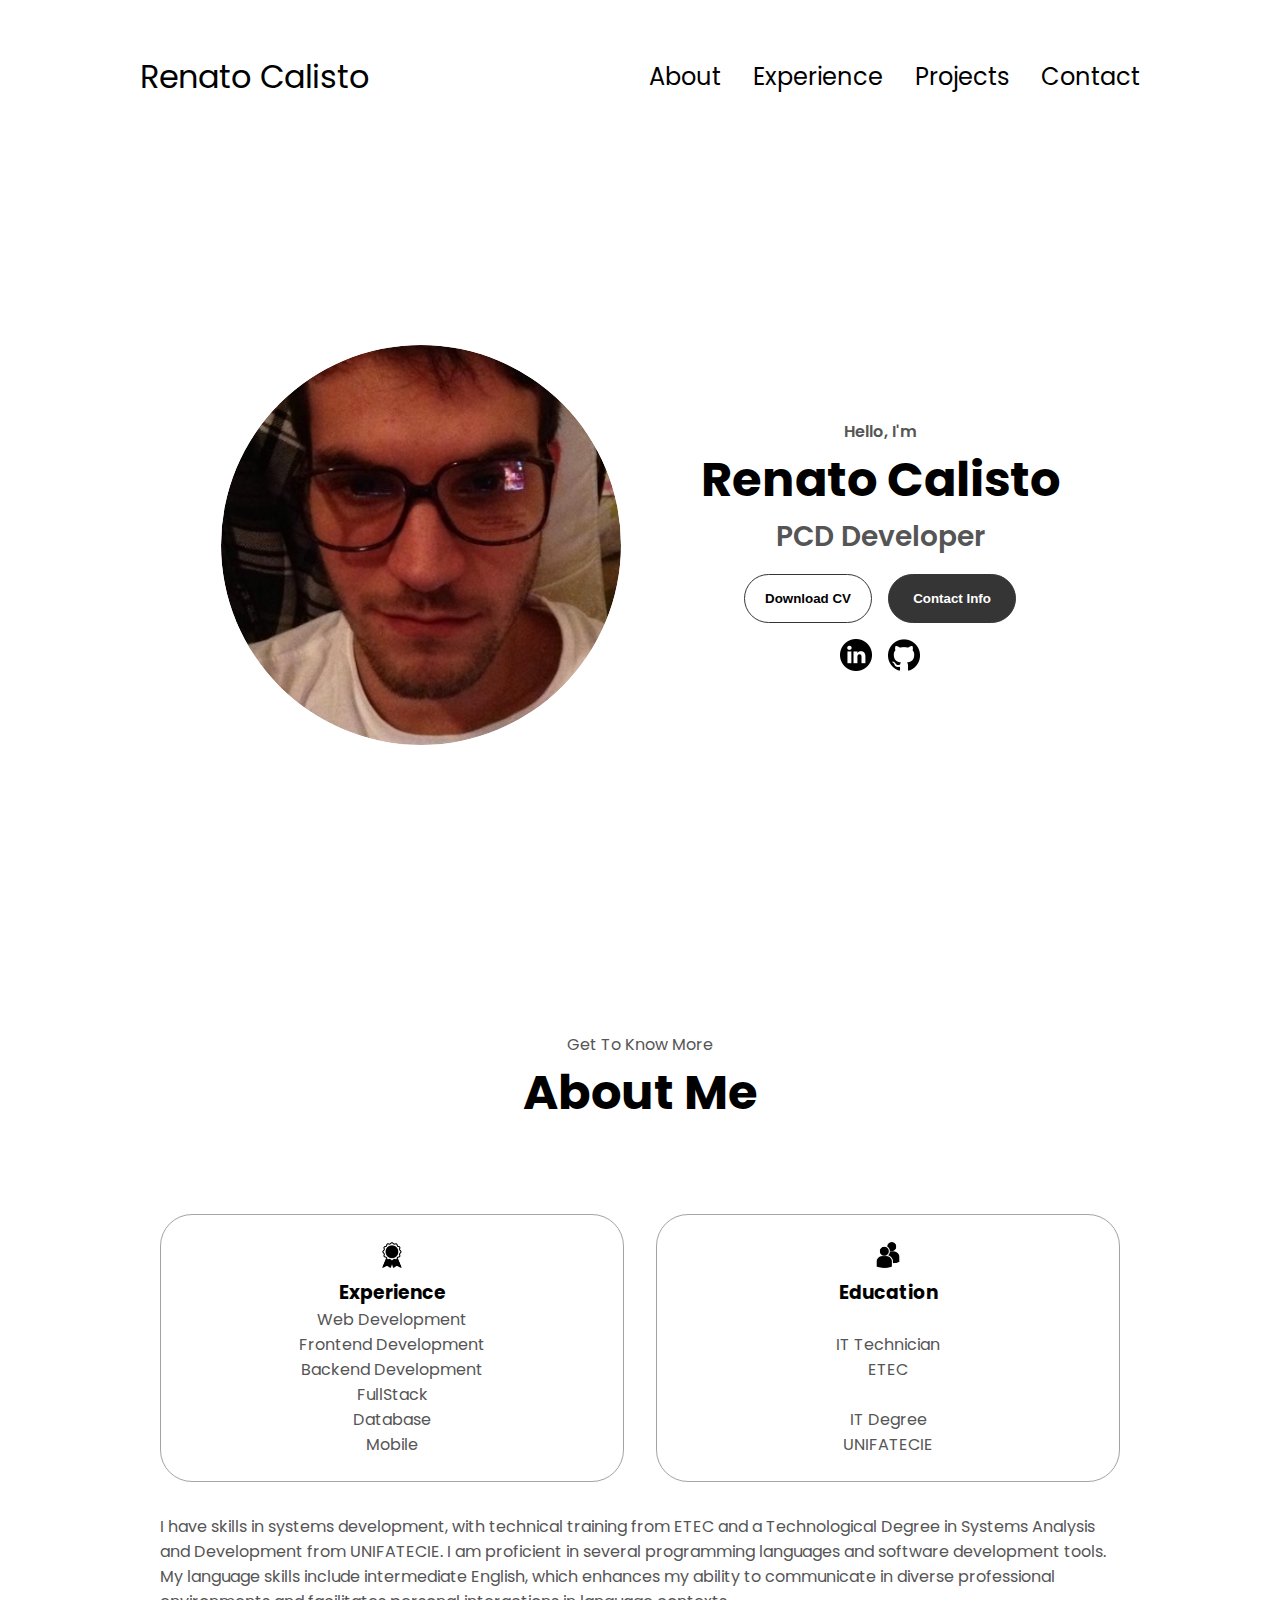
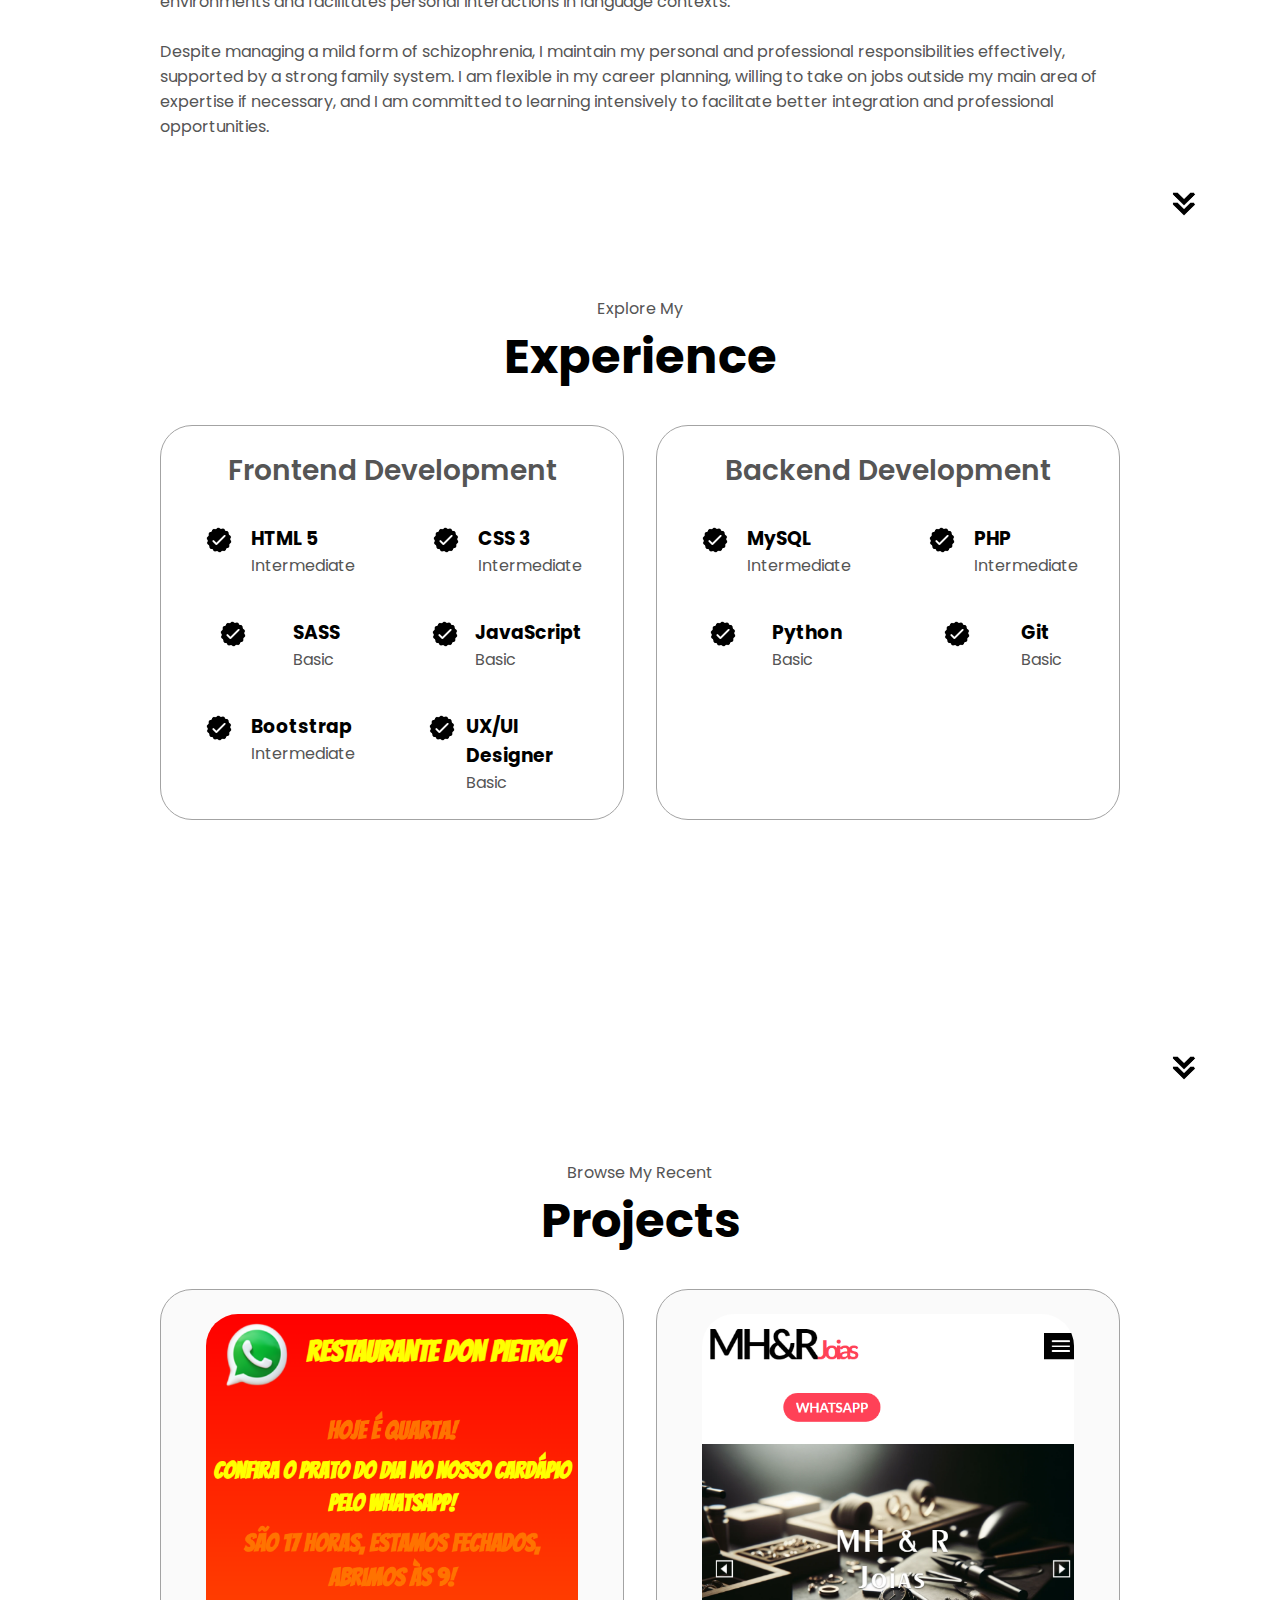
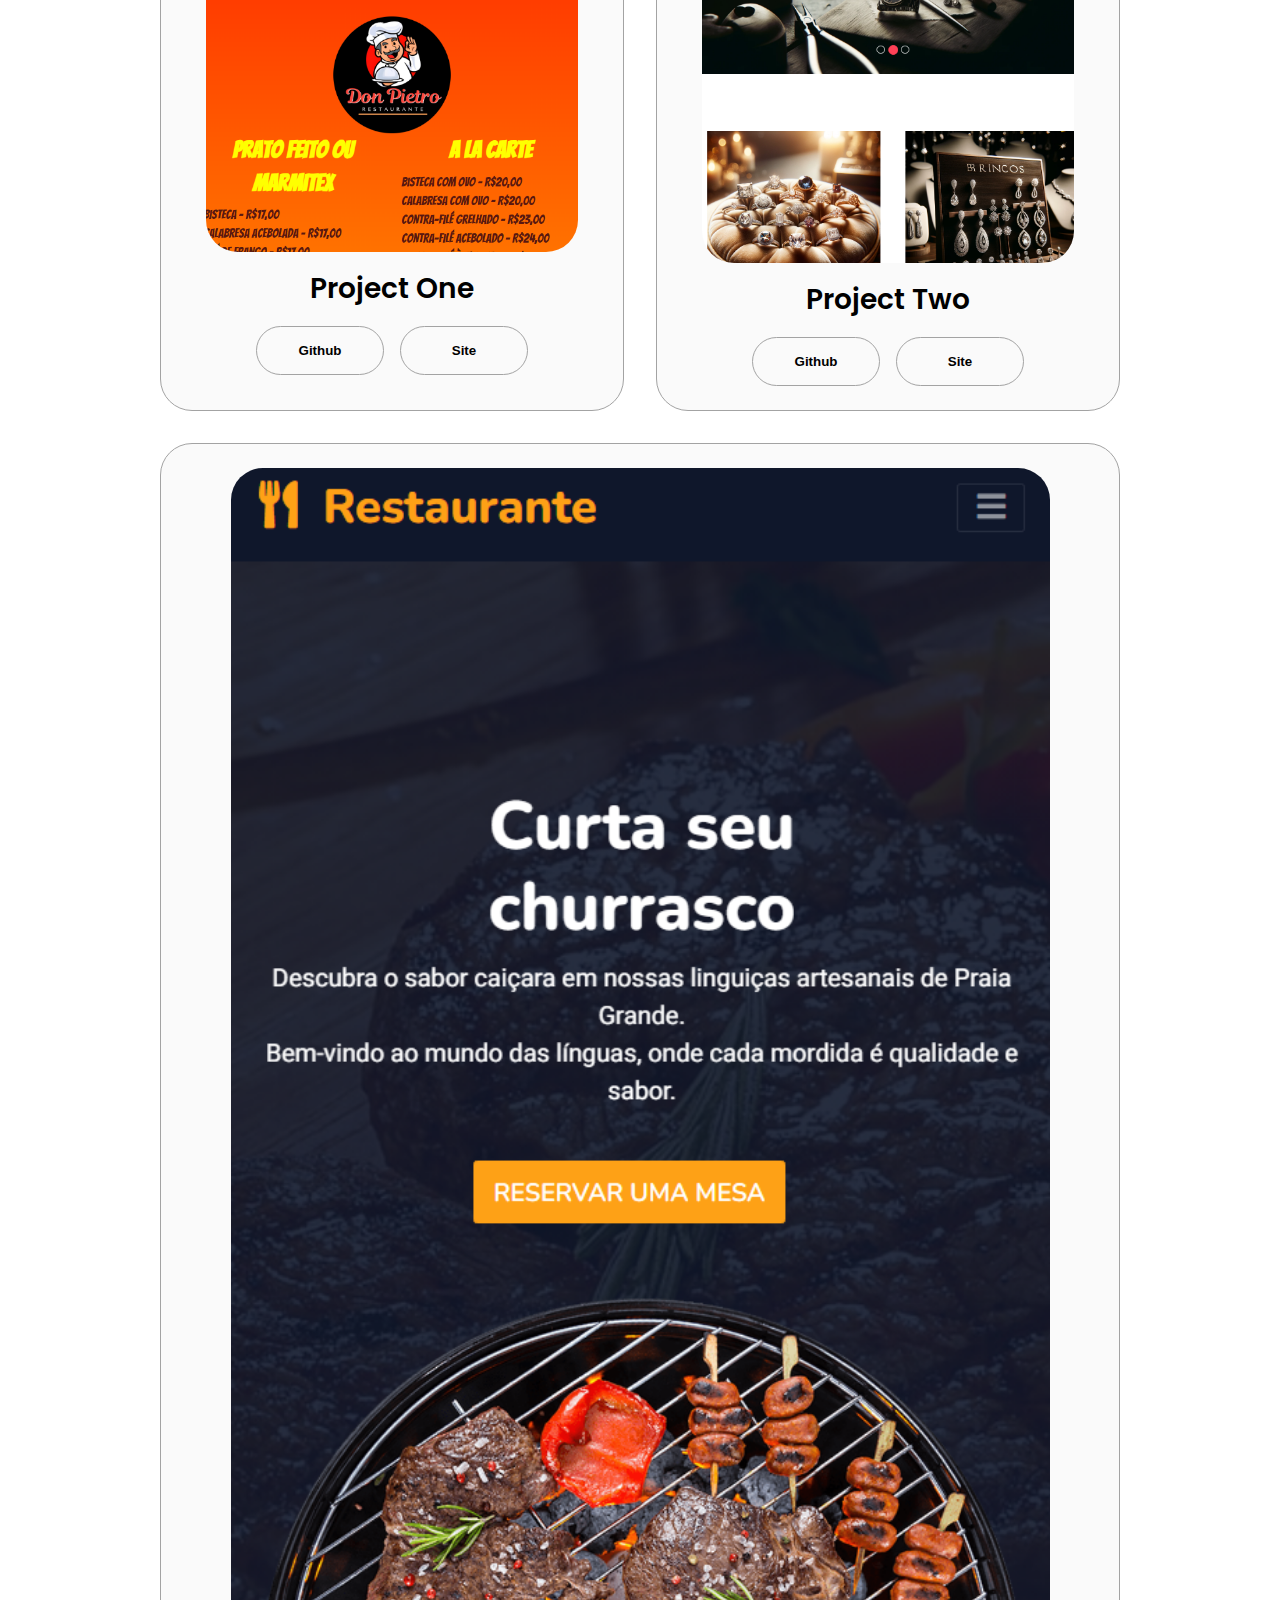
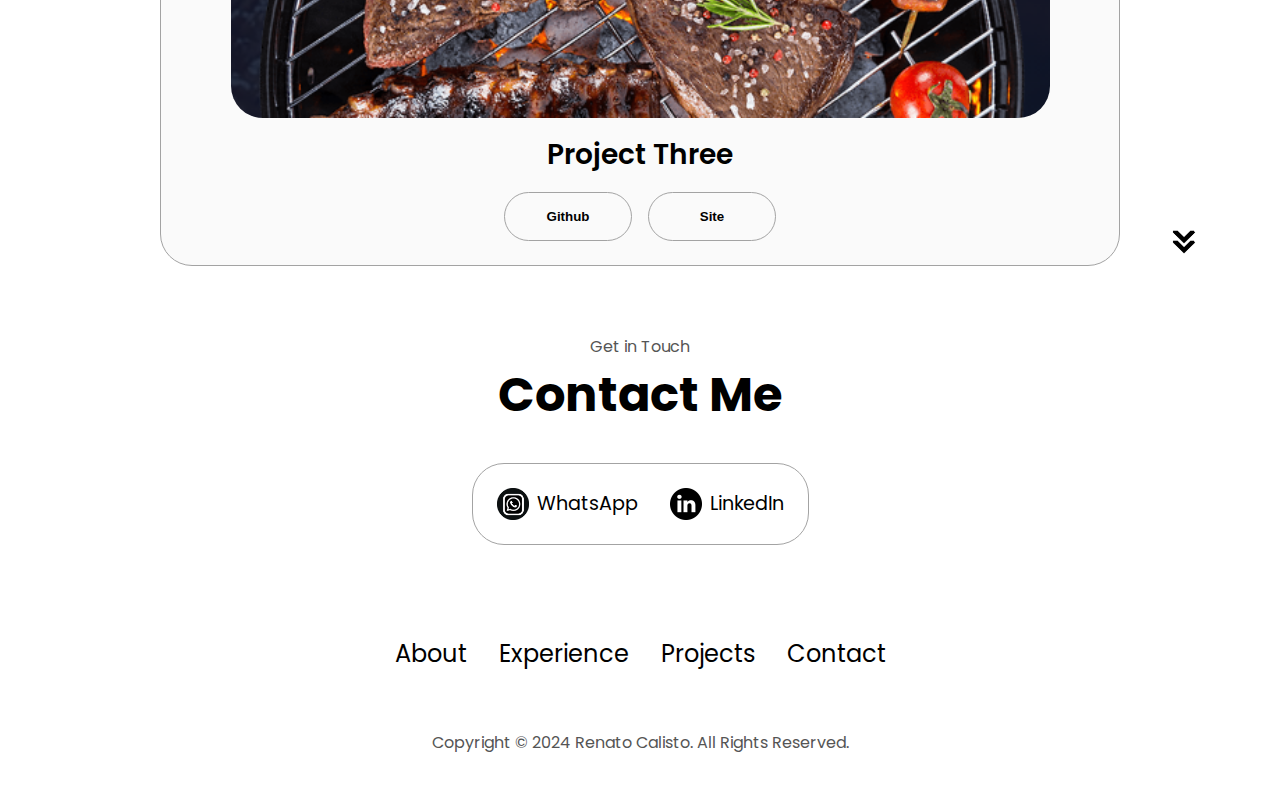
<file: Projeto 3/index.html>
<!DOCTYPE html>
<html lang="en">
  <head>
    <meta charset="UTF-8" />
    <meta http-equiv="X-UA-Compatible" content="IE=edge" />
    <meta name="viewport" content="width=device-width, initial-scale=1.0" />
    <title>My Portfolio</title>
    <link rel="stylesheet" href="style.css" />
    <link rel="stylesheet" href="mediaqueries.css" />
  </head>
  <body>
    <nav id="desktop-nav">
      <div class="logo">Renato Calisto</div>
      <div>
        <ul class="nav-links">
          <li><a href="#about">About</a></li>
          <li><a href="#experience">Experience</a></li>
          <li><a href="#projects">Projects</a></li>
          <li><a href="#contact">Contact</a></li>
        </ul>
      </div>
    </nav>
    <nav id="hamburger-nav">
      <div class="logo">Renato Calisto</div>
      <div class="hamburger-menu">
        <div class="hamburger-icon" onclick="toggleMenu()">
          <span></span>
          <span></span>
          <span></span>
        </div>
        <div class="menu-links">
          <ul>
            <li><a href="#about" onclick="toggleMenu()">About</a></li>
            <li><a href="#experience" onclick="toggleMenu()">Experience</a></li>
            <li><a href="#projects" onclick="toggleMenu()">Projects</a></li>
            <li><a href="#contact" onclick="toggleMenu()">Contact</a></li>
          </ul>
        </div>
      </div>
    </nav>
    <section id="profile">
      <div class="section__pic-container">
        <img src="./assets/profile-pic.jpeg" alt="Renato Calisto profile picture" />
      </div>
      <div class="section__text">
        <p class="section__text__p1">Hello, I'm</p>
        <h1 class="title">Renato Calisto</h1>
        <p class="section__text__p2">PCD Developer</p>
        <div class="btn-container">
          <button
            class="btn btn-color-2"
            onclick="window.open('./assets/resume-example.pdf')"
          >
            Download CV
          </button>
          <button class="btn btn-color-1" onclick="location.href='https://wa.me/5513991873987?text=Ol%C3%A1%2C+vi+seu+portif%C3%B3lio%2C+podemos+conversar%3F'">
            Contact Info
          </button>
        </div>
        <div id="socials-container">
          <img
            src="./assets/linkedin.png"
            alt="My LinkedIn profile"
            class="icon"
            onclick="location.href='https://www.linkedin.com/in/renato-calisto-26752063/'"
          />
          <img
            src="./assets/github.png"
            alt="My Github profile"
            class="icon"
            onclick="location.href='https://github.com/RenatoCalisto'"
          />
        </div>
      </div>
    </section>
    <section id="about">
      <p class="section__text__p1">Get To Know More</p>
      <h1 class="title">About Me</h1>
      <div class="section-container">
        <div class="about-details-container">
          <div class="about-containers">
            <div class="details-container">
              <img
                src="./assets/experience.png"
                alt="Experience icon"
                class="icon"
              />
              <h3>Experience</h3>
              <p>Web Development <br>Frontend Development <br>Backend Development <br>FullStack <br> Database  <br> Mobile</p>
            </div>
            <div class="details-container">
              <img
                src="./assets/education.png"
                alt="Education icon"
                class="icon"
              />
              <h3>Education </h3>
              <br>
              <p>IT Technician <br> ETEC <br> <br> IT Degree <br> UNIFATECIE   </p>
            </div>
          </div>
          <div class="text-container">
            <p>
              I have skills in systems development, with technical training from ETEC and a Technological Degree in Systems Analysis and Development from UNIFATECIE. I am proficient in several programming languages and software development tools. My language skills include intermediate English, which enhances my ability to communicate in diverse professional environments and facilitates personal interactions in language contexts.
              <br> <br>
              Despite managing a mild form of schizophrenia, I maintain my personal and professional responsibilities effectively, supported by a strong family system. I am flexible in my career planning, willing to take on jobs outside my main area of expertise if necessary, and I am committed to learning intensively to facilitate better integration and professional opportunities.
            </p>
          </div>
        </div>
      </div>
      <img
        src="./assets/arrow.png"
        alt="Arrow icon"
        class="icon arrow"
        onclick="location.href='./#experience'"
      />
    </section>
    <section id="experience">
      <p class="section__text__p1">Explore My</p>
      <h1 class="title">Experience</h1>
      <div class="experience-details-container">
        <div class="about-containers">
          <div class="details-container">
            <h2 class="experience-sub-title">Frontend Development</h2>
            <div class="article-container">
              <article>
                <img
                  src="./assets/checkmark.png"
                  alt="Experience icon"
                  class="icon"
                />
                <div>
                  <h3>HTML 5</h3>
                  <p>Intermediate</p>
                </div>
              </article>
              <article>
                <img
                  src="./assets/checkmark.png"
                  alt="Experience icon"
                  class="icon"
                />
                <div>
                  <h3>CSS 3</h3>
                  <p>Intermediate</p>
                </div>
              </article>
              <article>
                <img
                  src="./assets/checkmark.png"
                  alt="Experience icon"
                  class="icon"
                />
                <div>
                  <h3>SASS</h3>
                  <p>Basic</p>
                </div>
              </article>
              <article>
                <img
                  src="./assets/checkmark.png"
                  alt="Experience icon"
                  class="icon"
                />
                <div>
                  <h3>JavaScript</h3>
                  <p>Basic</p>
                </div>
              </article>
              <article>
                <img
                  src="./assets/checkmark.png"
                  alt="Experience icon"
                  class="icon"
                />
                <div>
                  <h3>Bootstrap</h3>
                  <p>Intermediate</p>
                </div>
              </article>
              <article>
                <img
                  src="./assets/checkmark.png"
                  alt="Experience icon"
                  class="icon"
                />
                <div>
                  <h3>UX/UI Designer</h3>
                  <p>Basic</p>
                </div>
              </article>
            </div>
          </div>
          <div class="details-container">
            <h2 class="experience-sub-title">Backend Development</h2>
            <div class="article-container">
              <article>
                <img
                  src="./assets/checkmark.png"
                  alt="Experience icon"
                  class="icon"
                />
                <div>
                  <h3>MySQL</h3>
                  <p>Intermediate</p>
                </div>
              </article>
              <article>
                <img
                  src="./assets/checkmark.png"
                  alt="Experience icon"
                  class="icon"
                />
                <div>
                  <h3>PHP</h3>
                  <p>Intermediate</p>
                </div>
              </article>
              <article>
                <img
                  src="./assets/checkmark.png"
                  alt="Experience icon"
                  class="icon"
                />
                <div>
                  <h3>Python</h3>
                  <p>Basic</p>
                </div>
              </article>
              <article>
                <img
                  src="./assets/checkmark.png"
                  alt="Experience icon"
                  class="icon"
                />
                <div>
                  <h3>Git</h3>
                  <p>Basic</p>
                </div>
              </article>
            </div>
          </div>
        </div>
      </div>
      <img
        src="./assets/arrow.png"
        alt="Arrow icon"
        class="icon arrow"
        onclick="location.href='./#projects'"
      />
    </section>
    <section id="projects">
      <p class="section__text__p1">Browse My Recent</p>
      <h1 class="title">Projects</h1>
      <div class="experience-details-container">
        <div class="about-containers">
          <div class="details-container color-container">
            <div class="article-container">
              <img src="./assets/project-1.png" alt="Project 1" class="project-img" />
            </div>
            <h2 class="experience-sub-title project-title">Project One</h2>
            <div class="btn-container">
              <button class="btn btn-color-2 project-btn" onclick="location.href='https://github.com/RenatoCalisto/Restaurante-Dom-Pietro'">
                Github
              </button>
              <button class="btn btn-color-2 project-btn" onclick="location.href='https://restaurante-don-pietro.vercel.app/'">
                Site
              </button>
            </div>
          </div>
          <div class="details-container color-container">
            <div class="article-container">
              <img src="./assets/project-2.png" alt="Project 2" class="project-img" />
            </div>
            <h2 class="experience-sub-title project-title">Project Two</h2>
            <div class="btn-container">
              <button class="btn btn-color-2 project-btn" onclick="location.href='https://github.com/RenatoCalisto/MH-R'">
                Github
              </button>
              <button class="btn btn-color-2 project-btn" onclick="location.href='https://mh-r.vercel.app/'">
                Site
              </button>
            </div>
          </div>
          <div class="details-container color-container">
            <div class="article-container">
              <img src="./assets/project-3.png" alt="Project 3" class="project-img" />
            </div>
            <h2 class="experience-sub-title project-title">Project Three</h2>
            <div class="btn-container">
              <button class="btn btn-color-2 project-btn" onclick="location.href='https://github.com/RenatoCalisto/Adega'">
                Github
              </button>
              <button class="btn btn-color-2 project-btn" onclick="location.href='https://lelo-carnes.vercel.app/'">
                Site
              </button>
            </div>
          </div>
<!--          <div class="details-container color-container">
            <div class="article-container">
              <img src="./assets/project-4.png" alt="Project 4" class="project-img" />
            </div>
            <h2 class="experience-sub-title project-title">Project Four</h2>
            <div class="btn-container">
              <button class="btn btn-color-2 project-btn" onclick="location.href='https://github.com/RenatoCalisto/MagicSurf'">
                Github
              </button>
              <button class="btn btn-color-2 project-btn" onclick="location.href='https://magic-surf.vercel.app/'">
                Site
              </button>
            </div>
          </div>
          <div class="details-container color-container">
            <div class="article-container">
              <img src="./assets/project-5.png" alt="Project 5" class="project-img" />
            </div>
            <h2 class="experience-sub-title project-title">Project Five</h2>
            <div class="btn-container">
              <button class="btn btn-color-2 project-btn" onclick="location.href='https://github.com/RenatoCalisto/ConsultoriaMedica'">
                Github
              </button>
              <button class="btn btn-color-2 project-btn" onclick="location.href='https://consultoria-medica.vercel.app/'">
                Site
              </button>
            </div>
          </div> -->
        </div>
      </div>
      <img src="./assets/arrow.png" alt="Arrow icon" class="icon arrow" onclick="location.href='./#contact'" />
    </section>

    <section id="contact">
      <p class="section__text__p1">Get in Touch</p>
      <h1 class="title">Contact Me</h1>
      <div class="contact-info-upper-container">
        <div class="contact-info-container">
          <img
            src="./assets/whatsapp.png"
            alt="WhatsApp icon"
            class="icon contact-icon"
          />
          <p><a href="https://wa.me/5513991873987?text=Ol%C3%A1%2C+vi+seu+portif%C3%B3lio%2C+podemos+conversar%3F">WhatsApp</a></p>
        </div>
        <div class="contact-info-container">
          <img
            src="./assets/linkedin.png"
            alt="LinkedIn icon"
            class="icon contact-icon"
          />
          <p><a href="https://www.linkedin.com/in/renato-calisto-26752063/">LinkedIn</a></p>
        </div>
      </div>
    </section>

    <footer>
      <nav>
        <div class="nav-links-container">
          <ul class="nav-links">
            <li><a href="#about">About</a></li>
            <li><a href="#experience">Experience</a></li>
            <li><a href="#projects">Projects</a></li>
            <li><a href="#contact">Contact</a></li>
          </ul>
        </div>
      </nav>
      <p>Copyright &#169; 2024 Renato Calisto. All Rights Reserved.</p>
    </footer>
    <script src="script.js"></script>
  </body>
</html>
</file>
<file: Projeto 3/style.css>
/* GENERAL */

@import url("https://fonts.googleapis.com/css2?family=Poppins:wght@300;400;500;600&display=swap");

* {
  margin: 0;
  padding: 0;
}

body {
  font-family: "Poppins", sans-serif;
}

html {
  scroll-behavior: smooth;
}

p {
  color: rgb(85, 85, 85);
}

/* TRANSITION */

a,
.btn {
  transition: all 300ms ease;
}

/* DESKTOP NAV */

nav,
.nav-links {
  display: flex;
}

nav {
  justify-content: space-around;
  align-items: center;
  height: 17vh;
}

.nav-links {
  gap: 2rem;
  list-style: none;
  font-size: 1.5rem;
}

a {
  color: black;
  text-decoration: none;
  text-decoration-color: white;
}

a:hover {
  color: grey;
  text-decoration: underline;
  text-underline-offset: 1rem;
  text-decoration-color: rgb(181, 181, 181);
}

.logo {
  font-size: 2rem;
}

.logo:hover {
  cursor: default;
}

/* HAMBURGER MENU */

#hamburger-nav {
  display: none;
}

.hamburger-menu {
  position: relative;
  display: inline-block;
}

.hamburger-icon {
  display: flex;
  flex-direction: column;
  justify-content: space-between;
  height: 24px;
  width: 30px;
  cursor: pointer;
}

.hamburger-icon span {
  width: 100%;
  height: 2px;
  background-color: black;
  transition: all 0.3 ease-in-out;
}

.menu-links {
  position: absolute;
  top: 100%;
  right: 0;
  background-color: white;
  width: fit-content;
  max-height: 0;
  overflow: hidden;
  transition: all 0.3 ease-in-out;
}

.menu-links a {
  display: block;
  padding: 10px;
  text-align: center;
  font-size: 1.5rem;
  color: black;
  text-decoration: none;
  transition: all 0.3 ease-in-out;
}

.menu-links li {
  list-style: none;
}

.menu-links.open {
  max-height: 300px;
}

.hamburger-icon.open span:first-child {
  transform: rotate(45deg) translate(10px, 5px);
}

.hamburger-icon.open span:nth-child(2) {
  opacity: 0;
}

.hamburger-icon.open span:last-child {
  transform: rotate(-45deg) translate(10px, -5px);
}

.hamburger-icon span:first-child {
  transform: none;
}

.hamburger-icon span:first-child {
  opacity: 1;
}

.hamburger-icon span:first-child {
  transform: none;
}

/* SECTIONS */

section {
  padding-top: 4vh;
  height: 96vh;
  margin: 0 10rem;
  box-sizing: border-box;
  min-height: fit-content;
}

.section-container {
  display: flex;
}

/* PROFILE SECTION */

#profile {
  display: flex;
  justify-content: center;
  gap: 5rem;
  height: 80vh;
}

.section__pic-container {
  display: flex;
  height: 400px;
  width: 400px;
  margin: auto 0;
  border-radius: 50%;
  object-fit: cover; 
}

.section__pic-container img {
  border-radius: 50%;
}

.section__text {
  align-self: center;
  text-align: center;
}

.section__text p {
  font-weight: 600;
}

.section__text__p1 {
  text-align: center;
}

.section__text__p2 {
  font-size: 1.75rem;
  margin-bottom: 1rem;
}

.title {
  font-size: 3rem;
  text-align: center;
}

#socials-container {
  display: flex;
  justify-content: center;
  margin-top: 1rem;
  gap: 1rem;
}

/* ICONS */

.icon {
  cursor: pointer;
  height: 2rem;
}

/* BUTTONS */

.btn-container {
  display: flex;
  justify-content: center;
  gap: 1rem;
}

.btn {
  font-weight: 600;
  transition: all 300ms ease;
  padding: 1rem;
  width: 8rem;
  border-radius: 2rem;
}

.btn-color-1,
.btn-color-2 {
  border: rgb(53, 53, 53) 0.1rem solid;
}

.btn-color-1:hover,
.btn-color-2:hover {
  cursor: pointer;
}

.btn-color-1,
.btn-color-2:hover {
  background: rgb(53, 53, 53);
  color: white;
}

.btn-color-1:hover {
  background: rgb(0, 0, 0);
}

.btn-color-2 {
  background: none;
}

.btn-color-2:hover {
  border: rgb(255, 255, 255) 0.1rem solid;
}

.btn-container {
  gap: 1rem;
}

/* ABOUT SECTION */

#about {
  position: relative;
}

.about-containers {
  gap: 2rem;
  margin-bottom: 2rem;
  margin-top: 2rem;
}

.about-details-container {
  justify-content: center;
  flex-direction: column;
}

.about-containers,
.about-details-container {
  display: flex;
}

.about-pic {

  border-radius: 50%;
}

.arrow {
  position: absolute;
  right: -5rem;
  bottom: 2.5rem;
}

.details-container {
  padding: 1.5rem;
  flex: 1;
  background: white;
  border-radius: 2rem;
  border: rgb(53, 53, 53) 0.1rem solid;
  border-color: rgb(163, 163, 163);
  text-align: center;
}

.section-container {
  gap: 4rem;
  height: 80%;
}

.section__pic-container {
  height: 400px;
  width: 400px;
  margin: auto 0;
  border-radius: 50%;
  overflow: hidden; 
  object-fit: cover; 
}

/* EXPERIENCE SECTION */

#experience {
  position: relative;
}

.experience-sub-title {
  color: rgb(85, 85, 85);
  font-weight: 600;
  font-size: 1.75rem;
  margin-bottom: 2rem;
}

.experience-details-container {
  display: flex;
  justify-content: center;
  flex-direction: column;
}

.article-container {
  display: flex;
  text-align: initial;
  flex-wrap: wrap;
  flex-direction: row;
  gap: 2.5rem;
  justify-content: space-around;
}

article {
  display: flex;
  width: 10rem;
  justify-content: space-around;
  gap: 0.5rem;
}

article .icon {
  cursor: default;
}

/* PROJECTS SECTION */

#projects {
  position: relative;
}

.color-container {
  border-color: rgb(163, 163, 163);
  background: rgb(250, 250, 250);
}

.project-img {
  border-radius: 2rem;
  width: 90%;
  height: 90%;
}

.project-title {
  margin: 1rem;
  color: black;
}

.project-btn {
  color: black;
  border-color: rgb(163, 163, 163);
}

/* CONTACT */

#contact {
  display: flex;
  justify-content: center;
  flex-direction: column;
  height: 70vh;
}

.contact-info-upper-container {
  display: flex;
  justify-content: center;
  border-radius: 2rem;
  border: rgb(53, 53, 53) 0.1rem solid;
  border-color: rgb(163, 163, 163);
  background: (250, 250, 250);
  margin: 2rem auto;
  padding: 0.5rem;
}

.contact-info-container {
  display: flex;
  align-items: center;
  justify-content: center;
  gap: 0.5rem;
  margin: 1rem;
}

.contact-info-container p {
  font-size: larger;
}

.contact-icon {
  cursor: default;
}

.email-icon {
  height: 2.5rem;
}

/* FOOTER SECTION */

footer {
  height: 26vh;
  margin: 0 1rem;
}

footer p {
  text-align: center;
}
</file>
<file: Projeto 3/mediaqueries.css>
@media screen and (max-width: 1400px) {
  #profile {
    height: 83vh;
    margin-bottom: 6rem;
  }
  .about-containers {
    flex-wrap: wrap;
  }
  #contact,
  #projects {
    height: fit-content;
  }
}

@media screen and (max-width: 1200px) {
  #desktop-nav {
    display: none;
  }
  #hamburger-nav {
    display: flex;
  }
  #experience,
  .experience-details-container {
    margin-top: 2rem;
  }
  #profile,
  .section-container {
    display: block;
  }
  .arrow {
    display: none;
  }
  section,
  .section-container {
    height: fit-content;
  }
  section {
    margin: 0 5%;
  }
  .section__pic-container {
    width: 275px;
    height: 275px;
    margin: 0 auto 2rem;
  }
  .about-containers {
    margin-top: 0;
  }
}

@media screen and (max-width: 600px) {
  #contact,
  footer {
    height: 40vh;
  }
  #profile {
    height: 83vh;
    margin-bottom: 0;
  }
  article {
    font-size: 1rem;
  }
  footer nav {
    height: fit-content;
    margin-bottom: 2rem;
  }
  .about-containers,
  .contact-info-upper-container,
  .btn-container {
    flex-wrap: wrap;
  }
  .contact-info-container {
    margin: 0;
  }
  .contact-info-container p,
  .nav-links li a {
    font-size: 1rem;
  }
  .experience-sub-title {
    font-size: 1.25rem;
  }
  .logo {
    font-size: 1.5rem;
  }
  .nav-links {
    flex-direction: column;
    gap: 0.5rem;
    text-align: center;
  }
  .section__pic-container {
    width: auto;
    height: 46vw;
    justify-content: center;
  }
  .section__text__p2 {
    font-size: 1.25rem;
  }
  .title {
    font-size: 2rem;
  }
  .text-container {
    text-align: justify;
  }
}
</file>
